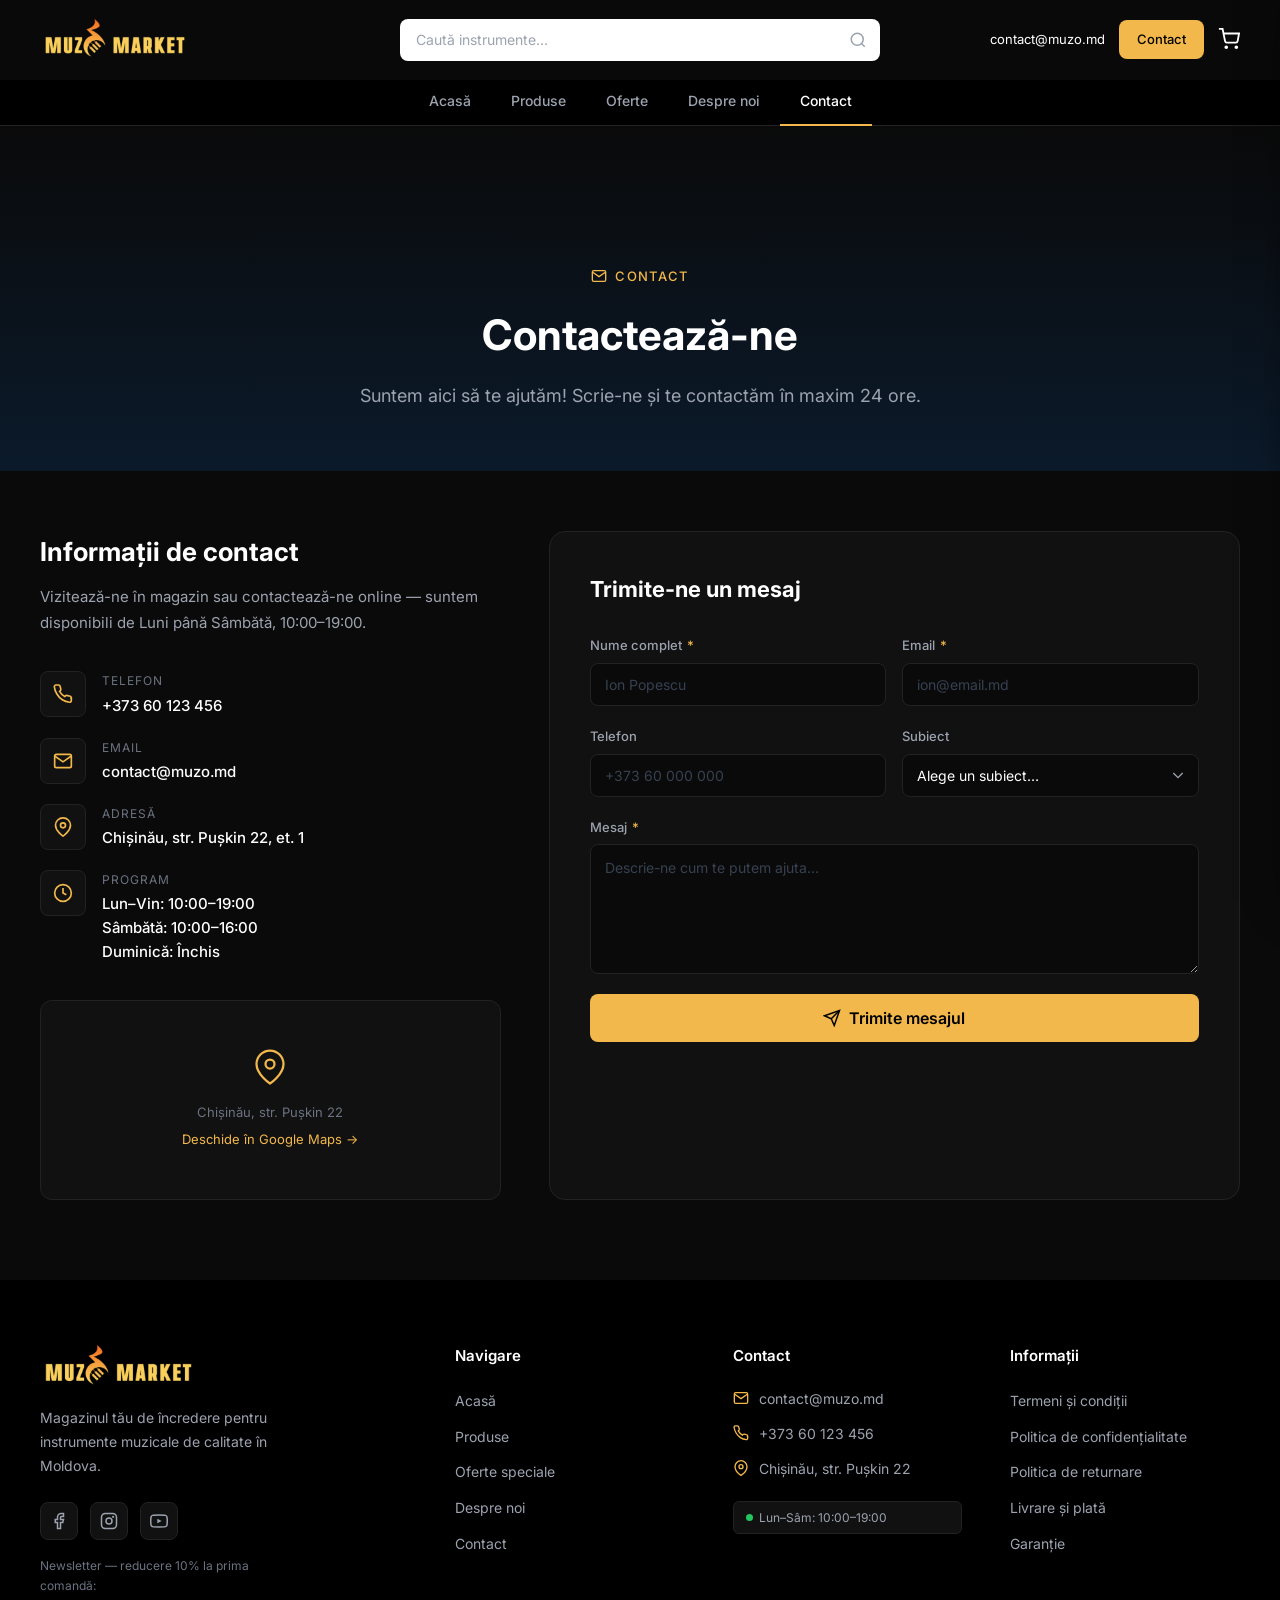
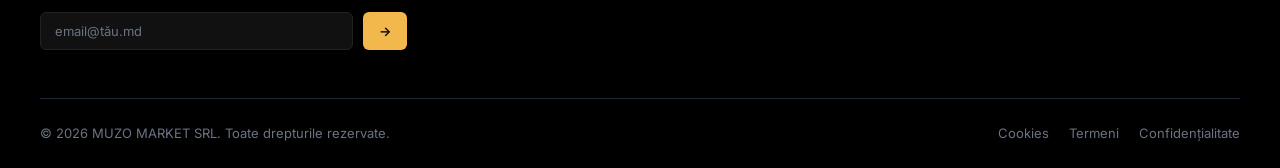
<file: pages/contact.html>
<!DOCTYPE html>
<html lang="ro">
<head>
  <meta charset="UTF-8">
  <meta name="viewport" content="width=device-width, initial-scale=1.0">
  <title>Contact — Muzo Market</title>
  <meta name="description" content="Muzo Market — instrumente muzicale de calitate în Moldova.">
  <link rel="stylesheet" href="../css/main.css">
  <link rel="stylesheet" href="../css/header.css">
  <link rel="stylesheet" href="../css/footer.css">
  <link rel="stylesheet" href="../css/contact.css">
</head>
<body>


  <!-- CART SIDEBAR -->
  <div class="cart-sidebar-overlay" onclick="CartUI.close()"></div>
  <aside class="cart-sidebar">
    <div class="cart-sidebar-header">
      <h3>Coșul meu</h3>
      <button class="cart-close" onclick="CartUI.close()">
        <svg xmlns="http://www.w3.org/2000/svg" fill="none" viewBox="0 0 24 24" stroke="currentColor" stroke-width="2"><line x1="18" y1="6" x2="6" y2="18"/><line x1="6" y1="6" x2="18" y2="18"/></svg>
      </button>
    </div>
    <div class="cart-items"></div>
    <div class="cart-sidebar-footer">
      <div class="cart-total">
        <span>Total:</span>
        <span>0 MDL</span>
      </div>
      <button class="cart-checkout-btn" onclick="Toast.show('Funcție disponibilă în curând! 🚀')">Finalizează comanda</button>
    </div>
  </aside>

  <!-- HEADER -->
  <header class="site-header">
    <a href="../index.html" class="header-logo">
      <img src="[data-uri]" alt="Muzo Market">
    </a>
    <div class="header-search">
      <input type="text" placeholder="Caută instrumente…" id="main-search">
      <svg class="search-icon" xmlns="http://www.w3.org/2000/svg" fill="none" viewBox="0 0 24 24" stroke="currentColor" stroke-width="2"><circle cx="11" cy="11" r="8"/><path d="m21 21-4.35-4.35"/></svg>
    </div>
    <div class="header-actions">
      <a href="mailto:contact@muzo.md" class="header-email">contact@muzo.md</a>
      <a href="../pages/contact.html" class="header-contact-btn">Contact</a>
      <button class="cart-btn" aria-label="Coș">
        <svg xmlns="http://www.w3.org/2000/svg" fill="none" viewBox="0 0 24 24" stroke="currentColor" stroke-width="2"><circle cx="9" cy="21" r="1"/><circle cx="20" cy="21" r="1"/><path d="M1 1h4l2.68 13.39a2 2 0 0 0 2 1.61h9.72a2 2 0 0 0 2-1.61L23 6H6"/></svg>
        <span class="cart-count" style="display:none">0</span>
      </button>
    </div>
  </header>

  <!-- NAV -->
  <nav class="site-nav">
    <a href="../index.html" class="nav-link">Acasă</a>
    <a href="../pages/produse.html" class="nav-link">Produse</a>
    <a href="../pages/oferte.html" class="nav-link">Oferte</a>
    <a href="../pages/despre.html" class="nav-link">Despre noi</a>
    <a href="../pages/contact.html" class="nav-link active">Contact</a>
  </nav>



  <div class="header-spacer"></div>

  <div class="page-hero">
    <div class="section-label" style="justify-content:center">
      <svg xmlns="http://www.w3.org/2000/svg" fill="none" viewBox="0 0 24 24" stroke="currentColor" stroke-width="2" width="16" height="16"><path d="M4 4h16c1.1 0 2 .9 2 2v12c0 1.1-.9 2-2 2H4c-1.1 0-2-.9-2-2V6c0-1.1.9-2 2-2z"/><polyline points="22,6 12,13 2,6"/></svg>
      Contact
    </div>
    <h1>Contactează-ne</h1>
    <p>Suntem aici să te ajutăm! Scrie-ne și te contactăm în maxim 24 ore.</p>
  </div>

  <div class="contact-layout">

    <!-- LEFT: Info -->
    <div class="contact-info">
      <h2 class="contact-info-title">Informații de contact</h2>
      <p class="contact-info-subtitle">Vizitează-ne în magazin sau contactează-ne online — suntem disponibili de Luni până Sâmbătă, 10:00–19:00.</p>

      <div class="contact-details">
        <div class="contact-detail-item">
          <div class="contact-detail-icon">
            <svg xmlns="http://www.w3.org/2000/svg" fill="none" viewBox="0 0 24 24" stroke="currentColor" stroke-width="2"><path d="M22 16.92v3a2 2 0 0 1-2.18 2 19.79 19.79 0 0 1-8.63-3.07A19.5 19.5 0 0 1 4.69 12 19.79 19.79 0 0 1 1.61 3.4 2 2 0 0 1 3.6 1.22h3a2 2 0 0 1 2 1.72c.127.96.361 1.903.7 2.81a2 2 0 0 1-.45 2.11L7.91 8.91a16 16 0 0 0 6.18 6.18l.91-.91a2 2 0 0 1 2.11-.45 12.84 12.84 0 0 0 2.81.7A2 2 0 0 1 21.73 16.92z"/></svg>
          </div>
          <div class="contact-detail-body">
            <div class="contact-detail-label">Telefon</div>
            <div class="contact-detail-value"><a href="tel:+37360123456">+373 60 123 456</a></div>
          </div>
        </div>
        <div class="contact-detail-item">
          <div class="contact-detail-icon">
            <svg xmlns="http://www.w3.org/2000/svg" fill="none" viewBox="0 0 24 24" stroke="currentColor" stroke-width="2"><path d="M4 4h16c1.1 0 2 .9 2 2v12c0 1.1-.9 2-2 2H4c-1.1 0-2-.9-2-2V6c0-1.1.9-2 2-2z"/><polyline points="22,6 12,13 2,6"/></svg>
          </div>
          <div class="contact-detail-body">
            <div class="contact-detail-label">Email</div>
            <div class="contact-detail-value"><a href="mailto:contact@muzo.md">contact@muzo.md</a></div>
          </div>
        </div>
        <div class="contact-detail-item">
          <div class="contact-detail-icon">
            <svg xmlns="http://www.w3.org/2000/svg" fill="none" viewBox="0 0 24 24" stroke="currentColor" stroke-width="2"><path d="M21 10c0 7-9 13-9 13s-9-6-9-13a9 9 0 0 1 18 0z"/><circle cx="12" cy="10" r="3"/></svg>
          </div>
          <div class="contact-detail-body">
            <div class="contact-detail-label">Adresă</div>
            <div class="contact-detail-value">Chișinău, str. Pușkin 22, et. 1</div>
          </div>
        </div>
        <div class="contact-detail-item">
          <div class="contact-detail-icon">
            <svg xmlns="http://www.w3.org/2000/svg" fill="none" viewBox="0 0 24 24" stroke="currentColor" stroke-width="2"><circle cx="12" cy="12" r="10"/><polyline points="12 6 12 12 16 14"/></svg>
          </div>
          <div class="contact-detail-body">
            <div class="contact-detail-label">Program</div>
            <div class="contact-detail-value">Lun–Vin: 10:00–19:00<br>Sâmbătă: 10:00–16:00<br>Duminică: Închis</div>
          </div>
        </div>
      </div>

      <!-- Map placeholder -->
      <div class="contact-map">
        <div class="contact-map-placeholder">
          <svg xmlns="http://www.w3.org/2000/svg" fill="none" viewBox="0 0 24 24" stroke="currentColor" stroke-width="1.5"><path d="M21 10c0 7-9 13-9 13s-9-6-9-13a9 9 0 0 1 18 0z"/><circle cx="12" cy="10" r="3"/></svg>
          <p>Chișinău, str. Pușkin 22</p>
          <a href="https://maps.google.com" target="_blank" style="color:var(--color-gold);font-size:13px;margin-top:6px;display:inline-block">Deschide în Google Maps →</a>
        </div>
      </div>
    </div>

    <!-- RIGHT: Form -->
    <div class="contact-form-card">
      <h3>Trimite-ne un mesaj</h3>

      <div id="form-body">
        <form id="contact-form" novalidate>
          <div class="form-row">
            <div class="form-group">
              <label class="form-label" for="contact-name">Nume complet <span class="required">*</span></label>
              <input class="form-input" type="text" id="contact-name" placeholder="Ion Popescu" autocomplete="name">
            </div>
            <div class="form-group">
              <label class="form-label" for="contact-email">Email <span class="required">*</span></label>
              <input class="form-input" type="email" id="contact-email" placeholder="ion@email.md" autocomplete="email">
            </div>
          </div>
          <div class="form-row">
            <div class="form-group">
              <label class="form-label" for="contact-phone">Telefon</label>
              <input class="form-input" type="tel" id="contact-phone" placeholder="+373 60 000 000" autocomplete="tel">
            </div>
            <div class="form-group">
              <label class="form-label" for="contact-subject">Subiect</label>
              <select class="form-select" id="contact-subject">
                <option value="">Alege un subiect…</option>
                <option value="comanda">Comandă</option>
                <option value="produs">Informații produs</option>
                <option value="garantie">Garanție / Service</option>
                <option value="retur">Retur</option>
                <option value="altele">Altele</option>
              </select>
            </div>
          </div>
          <div class="form-group">
            <label class="form-label" for="contact-message">Mesaj <span class="required">*</span></label>
            <textarea class="form-textarea" id="contact-message" placeholder="Descrie-ne cum te putem ajuta…"></textarea>
          </div>
          <button type="submit" class="form-submit">
            <svg xmlns="http://www.w3.org/2000/svg" fill="none" viewBox="0 0 24 24" stroke="currentColor" stroke-width="2"><line x1="22" y1="2" x2="11" y2="13"/><polygon points="22 2 15 22 11 13 2 9 22 2"/></svg>
            Trimite mesajul
          </button>
        </form>
      </div>

      <div id="form-success" class="form-success">
        <svg xmlns="http://www.w3.org/2000/svg" fill="none" viewBox="0 0 24 24" stroke="currentColor" stroke-width="1.5"><path d="M22 11.08V12a10 10 0 1 1-5.93-9.14"/><polyline points="22 4 12 14.01 9 11.01"/></svg>
        <h3>Mesaj trimis cu succes!</h3>
        <p>Te vom contacta în cel mai scurt timp. Mulțumim!</p>
        <button class="send-another btn btn-secondary" style="margin-top:20px">Trimite alt mesaj</button>
      </div>
    </div>

  </div>



  <footer class="site-footer">
    <div class="footer-grid">
      <div class="footer-brand">
        <img src="[data-uri]" alt="Muzo Market" class="footer-logo">
        <p>Magazinul tău de încredere pentru instrumente muzicale de calitate în Moldova.</p>
        <div class="footer-social">
          <a href="#" aria-label="Facebook">
            <svg xmlns="http://www.w3.org/2000/svg" fill="none" viewBox="0 0 24 24" stroke="currentColor" stroke-width="2"><path d="M18 2h-3a5 5 0 0 0-5 5v3H7v4h3v8h4v-8h3l1-4h-4V7a1 1 0 0 1 1-1h3z"/></svg>
          </a>
          <a href="#" aria-label="Instagram">
            <svg xmlns="http://www.w3.org/2000/svg" fill="none" viewBox="0 0 24 24" stroke="currentColor" stroke-width="2"><rect x="2" y="2" width="20" height="20" rx="5"/><circle cx="12" cy="12" r="4"/><circle cx="17.5" cy="6.5" r="0.5" fill="currentColor"/></svg>
          </a>
          <a href="#" aria-label="YouTube">
            <svg xmlns="http://www.w3.org/2000/svg" fill="none" viewBox="0 0 24 24" stroke="currentColor" stroke-width="2"><path d="M22.54 6.42a2.78 2.78 0 0 0-1.95-1.95C18.88 4 12 4 12 4s-6.88 0-8.59.47a2.78 2.78 0 0 0-1.95 1.95A29 29 0 0 0 1 12a29 29 0 0 0 .46 5.58 2.78 2.78 0 0 0 1.95 1.95C5.12 20 12 20 12 20s6.88 0 8.59-.47a2.78 2.78 0 0 0 1.95-1.95A29 29 0 0 0 23 12a29 29 0 0 0-.46-5.58z"/><polygon points="9.75 15.02 15.5 12 9.75 8.98 9.75 15.02" fill="currentColor" stroke="none"/></svg>
          </a>
        </div>
        <div style="margin-top:16px">
          <p style="font-size:12px;color:var(--color-gray-2);margin-bottom:8px">Newsletter — reducere 10% la prima comandă:</p>
          <div class="footer-newsletter">
            <input type="email" placeholder="email@tău.md">
            <button type="button">→</button>
          </div>
        </div>
      </div>
      <div class="footer-col">
        <h4>Navigare</h4>
        <ul>
          <li><a href="../index.html">Acasă</a></li>
          <li><a href="../pages/produse.html">Produse</a></li>
          <li><a href="../pages/oferte.html">Oferte speciale</a></li>
          <li><a href="../pages/despre.html">Despre noi</a></li>
          <li><a href="../pages/contact.html">Contact</a></li>
        </ul>
      </div>
      <div class="footer-col">
        <h4>Contact</h4>
        <div class="footer-contact-list">
          <div class="footer-contact-item">
            <svg xmlns="http://www.w3.org/2000/svg" fill="none" viewBox="0 0 24 24" stroke="currentColor" stroke-width="2"><path d="M4 4h16c1.1 0 2 .9 2 2v12c0 1.1-.9 2-2 2H4c-1.1 0-2-.9-2-2V6c0-1.1.9-2 2-2z"/><polyline points="22,6 12,13 2,6"/></svg>
            <a href="mailto:contact@muzo.md">contact@muzo.md</a>
          </div>
          <div class="footer-contact-item">
            <svg xmlns="http://www.w3.org/2000/svg" fill="none" viewBox="0 0 24 24" stroke="currentColor" stroke-width="2"><path d="M22 16.92v3a2 2 0 0 1-2.18 2 19.79 19.79 0 0 1-8.63-3.07A19.5 19.5 0 0 1 4.69 12 19.79 19.79 0 0 1 1.61 3.4 2 2 0 0 1 3.6 1.22h3a2 2 0 0 1 2 1.72c.127.96.361 1.903.7 2.81a2 2 0 0 1-.45 2.11L7.91 8.91a16 16 0 0 0 6.18 6.18l.91-.91a2 2 0 0 1 2.11-.45 12.84 12.84 0 0 0 2.81.7A2 2 0 0 1 21.73 16.92z"/></svg>
            <a href="tel:+37360123456">+373 60 123 456</a>
          </div>
          <div class="footer-contact-item">
            <svg xmlns="http://www.w3.org/2000/svg" fill="none" viewBox="0 0 24 24" stroke="currentColor" stroke-width="2"><path d="M21 10c0 7-9 13-9 13s-9-6-9-13a9 9 0 0 1 18 0z"/><circle cx="12" cy="10" r="3"/></svg>
            <span>Chișinău, str. Pușkin 22</span>
          </div>
          <div class="footer-hours">
            <span class="dot"></span>
            Lun–Sâm: 10:00–19:00
          </div>
        </div>
      </div>
      <div class="footer-col">
        <h4>Informații</h4>
        <ul>
          <li><a href="#">Termeni și condiții</a></li>
          <li><a href="#">Politica de confidențialitate</a></li>
          <li><a href="#">Politica de returnare</a></li>
          <li><a href="#">Livrare și plată</a></li>
          <li><a href="#">Garanție</a></li>
        </ul>
      </div>
    </div>
    <div class="footer-bottom">
      <p>© 2026 MUZO MARKET SRL. Toate drepturile rezervate.</p>
      <div class="footer-bottom-links">
        <a href="#">Cookies</a>
        <a href="#">Termeni</a>
        <a href="#">Confidențialitate</a>
      </div>
    </div>
  </footer>


<script src="../js/main.js"></script>
  <script src="../js/contact.js"></script>
</body>
</html>
</file>
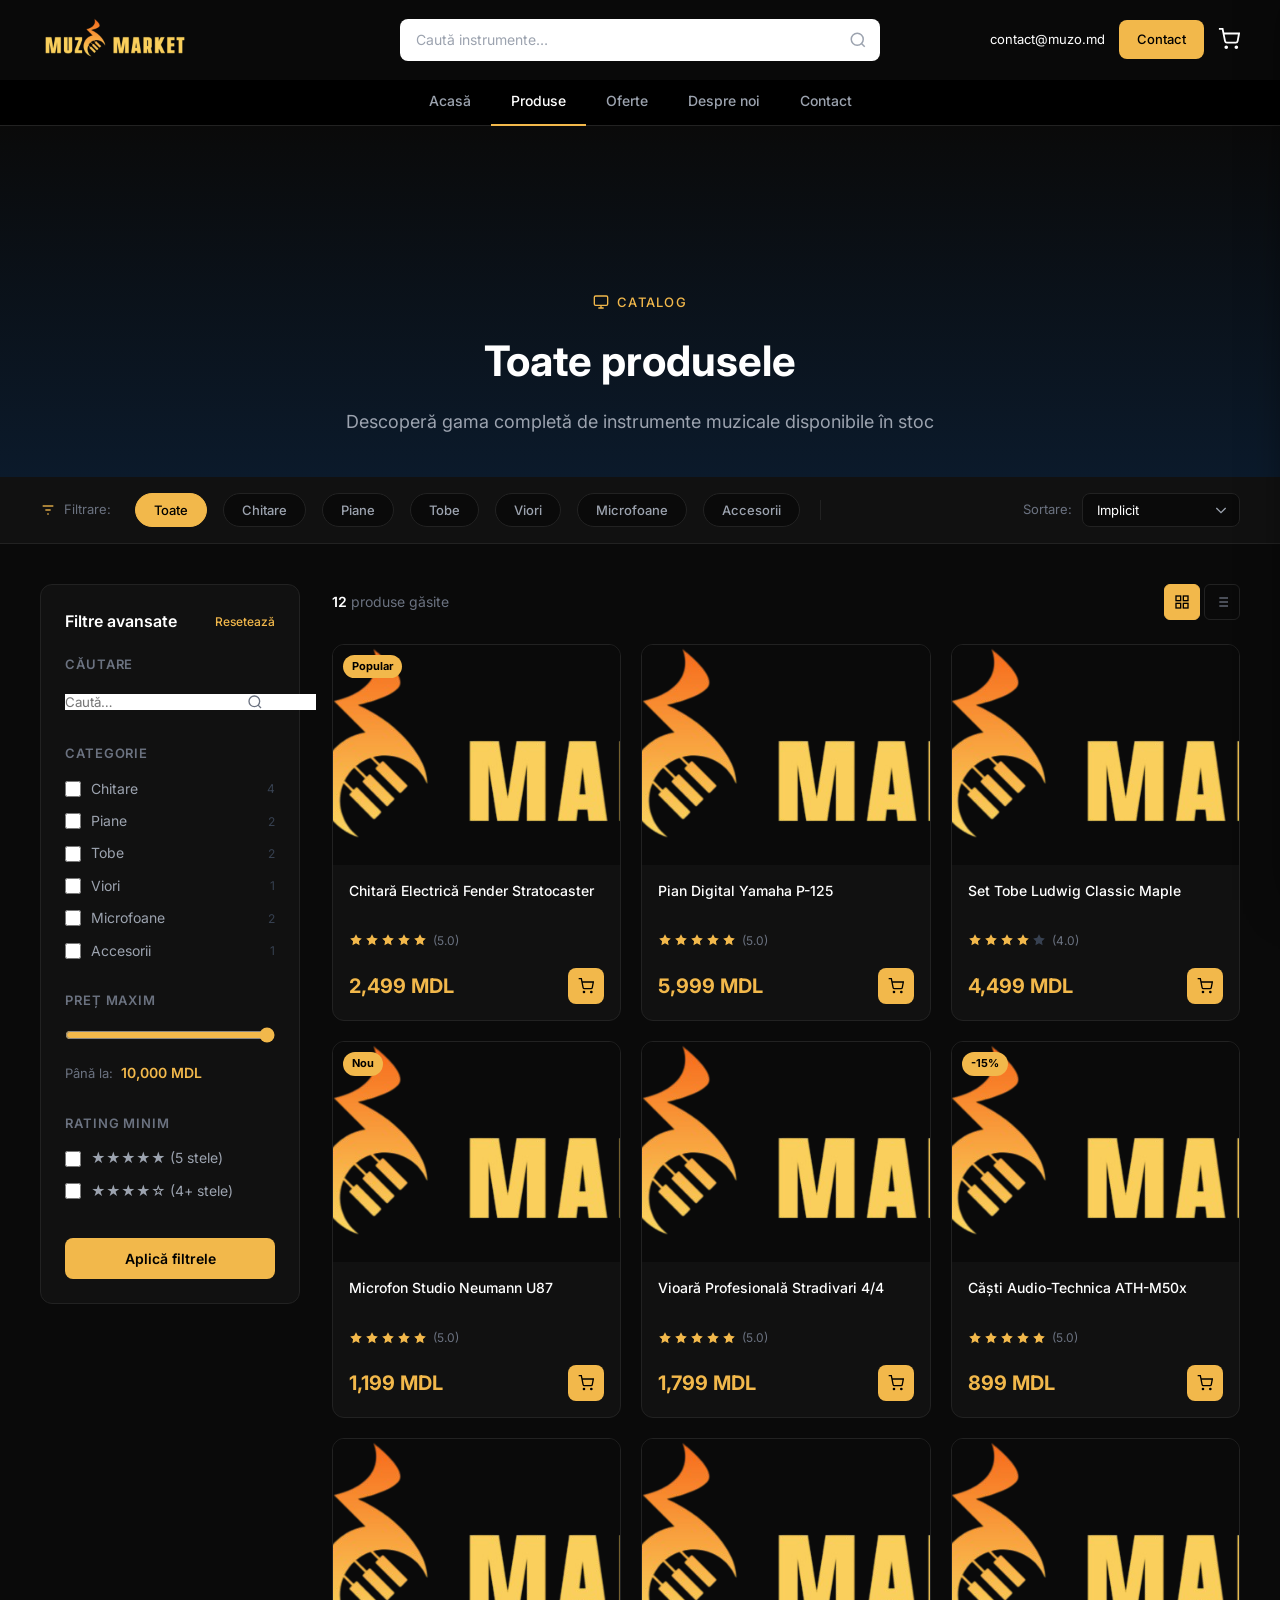
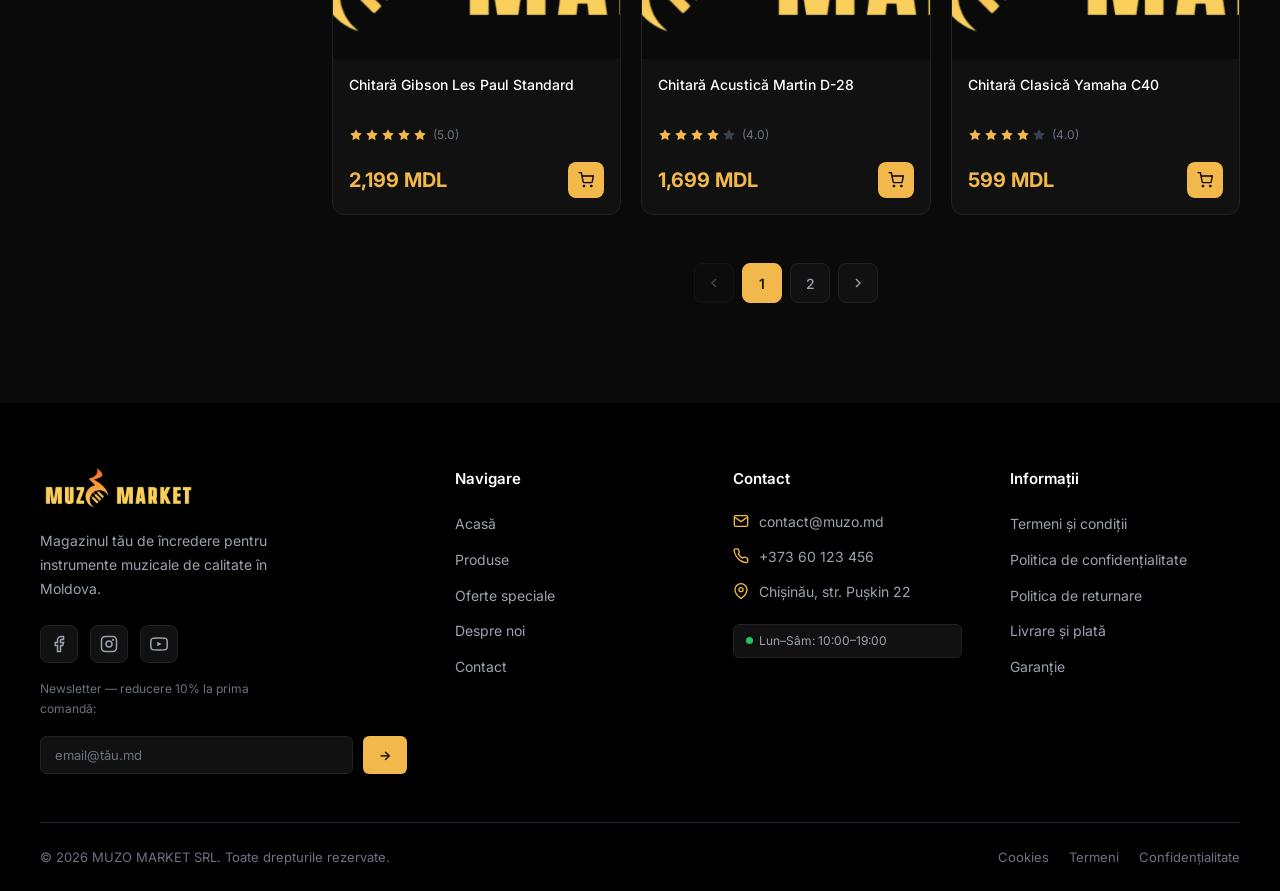
<file: pages/produse.html>
<!DOCTYPE html>
<html lang="ro">
<head>
  <meta charset="UTF-8">
  <meta name="viewport" content="width=device-width, initial-scale=1.0">
  <title>Produse — Muzo Market</title>
  <meta name="description" content="Muzo Market — instrumente muzicale de calitate în Moldova.">
  <link rel="stylesheet" href="../css/main.css">
  <link rel="stylesheet" href="../css/header.css">
  <link rel="stylesheet" href="../css/footer.css">
  <link rel="stylesheet" href="../css/home.css">
  <link rel="stylesheet" href="../css/products.css">
</head>
<body>


  <!-- CART SIDEBAR -->
  <div class="cart-sidebar-overlay" onclick="CartUI.close()"></div>
  <aside class="cart-sidebar">
    <div class="cart-sidebar-header">
      <h3>Coșul meu</h3>
      <button class="cart-close" onclick="CartUI.close()">
        <svg xmlns="http://www.w3.org/2000/svg" fill="none" viewBox="0 0 24 24" stroke="currentColor" stroke-width="2"><line x1="18" y1="6" x2="6" y2="18"/><line x1="6" y1="6" x2="18" y2="18"/></svg>
      </button>
    </div>
    <div class="cart-items"></div>
    <div class="cart-sidebar-footer">
      <div class="cart-total">
        <span>Total:</span>
        <span>0 MDL</span>
      </div>
      <button class="cart-checkout-btn" onclick="Toast.show('Funcție disponibilă în curând! 🚀')">Finalizează comanda</button>
    </div>
  </aside>

  <!-- HEADER -->
  <header class="site-header">
    <a href="../index.html" class="header-logo">
      <img src="[data-uri]" alt="Muzo Market">
    </a>
    <div class="header-search">
      <input type="text" placeholder="Caută instrumente…" id="main-search">
      <svg class="search-icon" xmlns="http://www.w3.org/2000/svg" fill="none" viewBox="0 0 24 24" stroke="currentColor" stroke-width="2"><circle cx="11" cy="11" r="8"/><path d="m21 21-4.35-4.35"/></svg>
    </div>
    <div class="header-actions">
      <a href="mailto:contact@muzo.md" class="header-email">contact@muzo.md</a>
      <a href="../pages/contact.html" class="header-contact-btn">Contact</a>
      <button class="cart-btn" aria-label="Coș">
        <svg xmlns="http://www.w3.org/2000/svg" fill="none" viewBox="0 0 24 24" stroke="currentColor" stroke-width="2"><circle cx="9" cy="21" r="1"/><circle cx="20" cy="21" r="1"/><path d="M1 1h4l2.68 13.39a2 2 0 0 0 2 1.61h9.72a2 2 0 0 0 2-1.61L23 6H6"/></svg>
        <span class="cart-count" style="display:none">0</span>
      </button>
    </div>
  </header>

  <!-- NAV -->
  <nav class="site-nav">
    <a href="../index.html" class="nav-link">Acasă</a>
    <a href="../pages/produse.html" class="nav-link active">Produse</a>
    <a href="../pages/oferte.html" class="nav-link">Oferte</a>
    <a href="../pages/despre.html" class="nav-link">Despre noi</a>
    <a href="../pages/contact.html" class="nav-link">Contact</a>
  </nav>



  <div class="header-spacer"></div>

  <div class="page-hero" style="padding:calc(var(--header-h) + 46px + 40px) var(--section-px) 40px">
    <div class="section-label" style="justify-content:center">
      <svg xmlns="http://www.w3.org/2000/svg" fill="none" viewBox="0 0 24 24" stroke="currentColor" stroke-width="2" width="16" height="16"><rect x="2" y="3" width="20" height="14" rx="2"/><path d="M8 21h8M12 17v4"/></svg>
      Catalog
    </div>
    <h1>Toate produsele</h1>
    <p>Descoperă gama completă de instrumente muzicale disponibile în stoc</p>
  </div>

  <!-- FILTER BAR -->
  <div class="filter-bar">
    <div style="display:flex;align-items:center;gap:8px;margin-right:8px">
      <svg xmlns="http://www.w3.org/2000/svg" fill="none" viewBox="0 0 24 24" stroke="currentColor" stroke-width="2" width="16" height="16" style="color:var(--color-gold)"><line x1="4" y1="6" x2="20" y2="6"/><line x1="8" y1="12" x2="16" y2="12"/><line x1="11" y1="18" x2="13" y2="18"/></svg>
      <span style="font-size:13px;color:var(--color-gray-2)">Filtrare:</span>
    </div>
    <button class="filter-btn active" data-cat="all">Toate</button>
    <button class="filter-btn" data-cat="chitare">Chitare</button>
    <button class="filter-btn" data-cat="piane">Piane</button>
    <button class="filter-btn" data-cat="tobe">Tobe</button>
    <button class="filter-btn" data-cat="viori">Viori</button>
    <button class="filter-btn" data-cat="microfoane">Microfoane</button>
    <button class="filter-btn" data-cat="accesorii">Accesorii</button>
    <div class="filter-separator"></div>
    <div class="filter-sort">
      <label for="sort-select">Sortare:</label>
      <select id="sort-select">
        <option value="default">Implicit</option>
        <option value="price-asc">Preț crescător</option>
        <option value="price-desc">Preț descrescător</option>
        <option value="rating">Rating</option>
        <option value="name">Alfabetic</option>
      </select>
    </div>
  </div>

  <!-- MAIN LAYOUT -->
  <div class="products-page">

    <!-- SIDEBAR -->
    <aside class="sidebar-filters">
      <h3>
        Filtre avansate
        <button onclick="location.reload()">Resetează</button>
      </h3>

      <!-- Search -->
      <div class="filter-group">
        <div class="filter-group-title">Căutare</div>
        <div style="position:relative">
          <input id="products-search" type="text" class="form-input" placeholder="Caută…" style="padding-right:36px">
          <svg xmlns="http://www.w3.org/2000/svg" fill="none" viewBox="0 0 24 24" stroke="currentColor" stroke-width="2" width="16" height="16"
            style="position:absolute;right:12px;top:50%;transform:translateY(-50%);color:var(--color-gray-2)">
            <circle cx="11" cy="11" r="8"/><path d="m21 21-4.35-4.35"/>
          </svg>
        </div>
      </div>

      <!-- Category -->
      <div class="filter-group">
        <div class="filter-group-title">Categorie</div>
        <div class="filter-checkbox-list">
          <label class="filter-checkbox-item"><input type="checkbox" value="chitare"> Chitare <span class="filter-count">4</span></label>
          <label class="filter-checkbox-item"><input type="checkbox" value="piane"> Piane <span class="filter-count">2</span></label>
          <label class="filter-checkbox-item"><input type="checkbox" value="tobe"> Tobe <span class="filter-count">2</span></label>
          <label class="filter-checkbox-item"><input type="checkbox" value="viori"> Viori <span class="filter-count">1</span></label>
          <label class="filter-checkbox-item"><input type="checkbox" value="microfoane"> Microfoane <span class="filter-count">2</span></label>
          <label class="filter-checkbox-item"><input type="checkbox" value="accesorii"> Accesorii <span class="filter-count">1</span></label>
        </div>
      </div>

      <!-- Price -->
      <div class="filter-group">
        <div class="filter-group-title">Preț maxim</div>
        <input type="range" id="price-range" min="100" max="10000" value="10000" step="100">
        <div class="price-inputs">
          <span style="font-size:13px;color:var(--color-gray-2)">Până la:</span>
          <span id="price-display" style="font-size:14px;font-weight:600;color:var(--color-gold)">10,000 MDL</span>
        </div>
      </div>

      <!-- Rating -->
      <div class="filter-group">
        <div class="filter-group-title">Rating minim</div>
        <div class="filter-checkbox-list">
          <label class="filter-checkbox-item"><input type="checkbox" value="5"> ★★★★★ (5 stele)</label>
          <label class="filter-checkbox-item"><input type="checkbox" value="4"> ★★★★☆ (4+ stele)</label>
        </div>
      </div>

      <button class="sidebar-apply">Aplică filtrele</button>
    </aside>

    <!-- PRODUCTS MAIN -->
    <div class="products-main">
      <div class="products-top-bar">
        <p class="products-count" id="products-count"><span>0</span> produse găsite</p>
        <div class="view-toggle">
          <button data-view="grid" class="active" title="Grilă">
            <svg xmlns="http://www.w3.org/2000/svg" fill="none" viewBox="0 0 24 24" stroke="currentColor" stroke-width="2"><rect x="3" y="3" width="7" height="7"/><rect x="14" y="3" width="7" height="7"/><rect x="14" y="14" width="7" height="7"/><rect x="3" y="14" width="7" height="7"/></svg>
          </button>
          <button data-view="list" title="Listă">
            <svg xmlns="http://www.w3.org/2000/svg" fill="none" viewBox="0 0 24 24" stroke="currentColor" stroke-width="2"><line x1="8" y1="6" x2="21" y2="6"/><line x1="8" y1="12" x2="21" y2="12"/><line x1="8" y1="18" x2="21" y2="18"/><line x1="3" y1="6" x2="3.01" y2="6"/><line x1="3" y1="12" x2="3.01" y2="12"/><line x1="3" y1="18" x2="3.01" y2="18"/></svg>
          </button>
        </div>
      </div>

      <div id="products-grid" class="products-grid-3"></div>
      <div id="pagination" class="pagination"></div>
    </div>
  </div>



  <footer class="site-footer">
    <div class="footer-grid">
      <div class="footer-brand">
        <img src="[data-uri]" alt="Muzo Market" class="footer-logo">
        <p>Magazinul tău de încredere pentru instrumente muzicale de calitate în Moldova.</p>
        <div class="footer-social">
          <a href="#" aria-label="Facebook">
            <svg xmlns="http://www.w3.org/2000/svg" fill="none" viewBox="0 0 24 24" stroke="currentColor" stroke-width="2"><path d="M18 2h-3a5 5 0 0 0-5 5v3H7v4h3v8h4v-8h3l1-4h-4V7a1 1 0 0 1 1-1h3z"/></svg>
          </a>
          <a href="#" aria-label="Instagram">
            <svg xmlns="http://www.w3.org/2000/svg" fill="none" viewBox="0 0 24 24" stroke="currentColor" stroke-width="2"><rect x="2" y="2" width="20" height="20" rx="5"/><circle cx="12" cy="12" r="4"/><circle cx="17.5" cy="6.5" r="0.5" fill="currentColor"/></svg>
          </a>
          <a href="#" aria-label="YouTube">
            <svg xmlns="http://www.w3.org/2000/svg" fill="none" viewBox="0 0 24 24" stroke="currentColor" stroke-width="2"><path d="M22.54 6.42a2.78 2.78 0 0 0-1.95-1.95C18.88 4 12 4 12 4s-6.88 0-8.59.47a2.78 2.78 0 0 0-1.95 1.95A29 29 0 0 0 1 12a29 29 0 0 0 .46 5.58 2.78 2.78 0 0 0 1.95 1.95C5.12 20 12 20 12 20s6.88 0 8.59-.47a2.78 2.78 0 0 0 1.95-1.95A29 29 0 0 0 23 12a29 29 0 0 0-.46-5.58z"/><polygon points="9.75 15.02 15.5 12 9.75 8.98 9.75 15.02" fill="currentColor" stroke="none"/></svg>
          </a>
        </div>
        <div style="margin-top:16px">
          <p style="font-size:12px;color:var(--color-gray-2);margin-bottom:8px">Newsletter — reducere 10% la prima comandă:</p>
          <div class="footer-newsletter">
            <input type="email" placeholder="email@tău.md">
            <button type="button">→</button>
          </div>
        </div>
      </div>
      <div class="footer-col">
        <h4>Navigare</h4>
        <ul>
          <li><a href="../index.html">Acasă</a></li>
          <li><a href="../pages/produse.html">Produse</a></li>
          <li><a href="../pages/oferte.html">Oferte speciale</a></li>
          <li><a href="../pages/despre.html">Despre noi</a></li>
          <li><a href="../pages/contact.html">Contact</a></li>
        </ul>
      </div>
      <div class="footer-col">
        <h4>Contact</h4>
        <div class="footer-contact-list">
          <div class="footer-contact-item">
            <svg xmlns="http://www.w3.org/2000/svg" fill="none" viewBox="0 0 24 24" stroke="currentColor" stroke-width="2"><path d="M4 4h16c1.1 0 2 .9 2 2v12c0 1.1-.9 2-2 2H4c-1.1 0-2-.9-2-2V6c0-1.1.9-2 2-2z"/><polyline points="22,6 12,13 2,6"/></svg>
            <a href="mailto:contact@muzo.md">contact@muzo.md</a>
          </div>
          <div class="footer-contact-item">
            <svg xmlns="http://www.w3.org/2000/svg" fill="none" viewBox="0 0 24 24" stroke="currentColor" stroke-width="2"><path d="M22 16.92v3a2 2 0 0 1-2.18 2 19.79 19.79 0 0 1-8.63-3.07A19.5 19.5 0 0 1 4.69 12 19.79 19.79 0 0 1 1.61 3.4 2 2 0 0 1 3.6 1.22h3a2 2 0 0 1 2 1.72c.127.96.361 1.903.7 2.81a2 2 0 0 1-.45 2.11L7.91 8.91a16 16 0 0 0 6.18 6.18l.91-.91a2 2 0 0 1 2.11-.45 12.84 12.84 0 0 0 2.81.7A2 2 0 0 1 21.73 16.92z"/></svg>
            <a href="tel:+37360123456">+373 60 123 456</a>
          </div>
          <div class="footer-contact-item">
            <svg xmlns="http://www.w3.org/2000/svg" fill="none" viewBox="0 0 24 24" stroke="currentColor" stroke-width="2"><path d="M21 10c0 7-9 13-9 13s-9-6-9-13a9 9 0 0 1 18 0z"/><circle cx="12" cy="10" r="3"/></svg>
            <span>Chișinău, str. Pușkin 22</span>
          </div>
          <div class="footer-hours">
            <span class="dot"></span>
            Lun–Sâm: 10:00–19:00
          </div>
        </div>
      </div>
      <div class="footer-col">
        <h4>Informații</h4>
        <ul>
          <li><a href="#">Termeni și condiții</a></li>
          <li><a href="#">Politica de confidențialitate</a></li>
          <li><a href="#">Politica de returnare</a></li>
          <li><a href="#">Livrare și plată</a></li>
          <li><a href="#">Garanție</a></li>
        </ul>
      </div>
    </div>
    <div class="footer-bottom">
      <p>© 2026 MUZO MARKET SRL. Toate drepturile rezervate.</p>
      <div class="footer-bottom-links">
        <a href="#">Cookies</a>
        <a href="#">Termeni</a>
        <a href="#">Confidențialitate</a>
      </div>
    </div>
  </footer>


<script src="../js/main.js"></script>
  <script src="../js/products.js"></script>
</body>
</html>
</file>
<file: css/main.css>
/* =============================================
   MUZO MARKET — main.css
   Global reset, variables, typography, utilities
   ============================================= */

@import url('https://fonts.googleapis.com/css2?family=Inter:wght@300;400;500;600;700;800&display=swap');

/* ---- CSS Variables ---- */
:root {
  --color-bg:        #0A0A0A;
  --color-bg-2:      #111111;
  --color-bg-3:      #1a1a1a;
  --color-black:     #000000;
  --color-gold:      #F2B84B;
  --color-gold-dark: #e0a738;
  --color-gold-deep: #d4962d;
  --color-white:     #ffffff;
  --color-gray-1:    #9ca3af;
  --color-gray-2:    #6b7280;
  --color-gray-3:    #374151;
  --color-gray-4:    #1f2937;
  --color-border:    #222222;
  --color-border-gold: rgba(242, 184, 75, 0.2);
  --color-border-gold-hover: rgba(242, 184, 75, 0.35);
  --color-gold-glow: rgba(242, 184, 75, 0.1);

  --font-main: 'Inter', sans-serif;

  --radius-sm:  6px;
  --radius-md:  8px;
  --radius-lg:  12px;
  --radius-xl:  16px;
  --radius-2xl: 20px;

  --shadow-gold: 0 0 20px rgba(242, 184, 75, 0.12);
  --shadow-card: 0 4px 24px rgba(0, 0, 0, 0.4);

  --transition: 0.2s ease;
  --transition-slow: 0.35s ease;

  --max-width: 1400px;
  --section-px: 40px;
  --header-h: 80px;
}

/* ---- Reset ---- */
*, *::before, *::after {
  box-sizing: border-box;
  margin: 0;
  padding: 0;
}

html {
  font-size: 16px;
  scroll-behavior: smooth;
}

body {
  font-family: var(--font-main);
  background-color: var(--color-bg);
  color: var(--color-white);
  line-height: 1.6;
  -webkit-font-smoothing: antialiased;
}

a {
  text-decoration: none;
  color: inherit;
}

img {
  display: block;
  max-width: 100%;
}

button {
  font-family: var(--font-main);
  cursor: pointer;
  border: none;
  outline: none;
}

input, textarea {
  font-family: var(--font-main);
  outline: none;
  border: none;
}

ul, ol {
  list-style: none;
}

/* ---- Layout utilities ---- */
.container {
  max-width: var(--max-width);
  margin: 0 auto;
  padding: 0 var(--section-px);
}

.section {
  padding: 80px var(--section-px);
}

.section--sm {
  padding: 60px var(--section-px);
}

.section--dark {
  background-color: var(--color-bg);
}

.section--darker {
  background-color: var(--color-black);
}

.section--card {
  background-color: var(--color-bg-2);
}

/* ---- Typography ---- */
.section-title {
  font-size: 30px;
  font-weight: 600;
  color: var(--color-white);
  margin-bottom: 12px;
}

.section-subtitle {
  font-size: 15px;
  color: var(--color-gray-1);
  margin-bottom: 40px;
}

.section-label {
  display: flex;
  align-items: center;
  gap: 8px;
  color: var(--color-gold);
  font-size: 13px;
  font-weight: 500;
  text-transform: uppercase;
  letter-spacing: 0.1em;
  margin-bottom: 14px;
}

.section-label svg {
  width: 16px;
  height: 16px;
  flex-shrink: 0;
}

/* ---- Buttons ---- */
.btn {
  display: inline-flex;
  align-items: center;
  justify-content: center;
  gap: 8px;
  padding: 12px 28px;
  border-radius: var(--radius-md);
  font-size: 15px;
  font-weight: 500;
  transition: background var(--transition), color var(--transition), border-color var(--transition), transform var(--transition);
}

.btn:active { transform: scale(0.97); }

.btn-primary {
  background: var(--color-gold);
  color: var(--color-black);
}
.btn-primary:hover { background: var(--color-gold-dark); }

.btn-secondary {
  background: transparent;
  color: var(--color-gold);
  border: 1px solid var(--color-gold);
}
.btn-secondary:hover { background: var(--color-gold-glow); }

.btn-dark {
  background: var(--color-black);
  color: var(--color-white);
}
.btn-dark:hover { background: #111; }

.btn-lg {
  padding: 16px 40px;
  font-size: 17px;
}

.btn-sm {
  padding: 8px 18px;
  font-size: 13px;
}

/* ---- Badge ---- */
.badge {
  display: inline-block;
  padding: 3px 10px;
  border-radius: 20px;
  font-size: 11px;
  font-weight: 600;
}

.badge-gold {
  background: var(--color-gold);
  color: var(--color-black);
}

/* ---- Divider ---- */
.divider {
  height: 1px;
  background: var(--color-gray-4);
  margin: 0 var(--section-px);
}

/* ---- Stars ---- */
.stars {
  display: flex;
  align-items: center;
  gap: 2px;
}

.stars svg {
  width: 14px;
  height: 14px;
}

.star-on  { fill: var(--color-gold); color: var(--color-gold); }
.star-off { fill: var(--color-gray-3); color: var(--color-gray-3); }

.stars-count {
  font-size: 12px;
  color: var(--color-gray-2);
  margin-left: 4px;
}

/* ---- Page hero (inner pages) ---- */
.page-hero {
  padding: calc(var(--header-h) + 60px) var(--section-px) 60px;
  background: linear-gradient(to bottom, #0A0A0A, #0B1A2B);
  text-align: center;
}

.page-hero h1 {
  font-size: 42px;
  font-weight: 700;
  margin-bottom: 14px;
}

.page-hero p {
  font-size: 18px;
  color: var(--color-gray-1);
  max-width: 600px;
  margin: 0 auto;
}

/* ---- Breadcrumb ---- */
.breadcrumb {
  display: flex;
  align-items: center;
  gap: 8px;
  font-size: 13px;
  color: var(--color-gray-2);
  padding: 16px var(--section-px);
  max-width: var(--max-width);
  margin: 0 auto;
}

.breadcrumb a { color: var(--color-gray-2); transition: color var(--transition); }
.breadcrumb a:hover { color: var(--color-gold); }
.breadcrumb .sep { color: var(--color-gray-3); }
.breadcrumb .current { color: var(--color-white); }

/* ---- Scrollbar ---- */
::-webkit-scrollbar { width: 6px; }
::-webkit-scrollbar-track { background: var(--color-bg); }
::-webkit-scrollbar-thumb { background: var(--color-gray-4); border-radius: 3px; }
::-webkit-scrollbar-thumb:hover { background: var(--color-gold); }

/* ---- Selection ---- */
::selection { background: var(--color-gold); color: var(--color-black); }

/* ---- Notification toast ---- */
.toast {
  position: fixed;
  bottom: 30px;
  right: 30px;
  background: var(--color-gold);
  color: var(--color-black);
  padding: 14px 24px;
  border-radius: var(--radius-md);
  font-weight: 600;
  font-size: 14px;
  box-shadow: 0 8px 30px rgba(0,0,0,0.5);
  z-index: 9999;
  transform: translateY(100px);
  opacity: 0;
  transition: all 0.3s ease;
  display: flex;
  align-items: center;
  gap: 10px;
}

.toast.show {
  transform: translateY(0);
  opacity: 1;
}

/* ---- Empty state ---- */
.empty-state {
  text-align: center;
  padding: 80px 20px;
  color: var(--color-gray-2);
}

.empty-state svg {
  width: 60px;
  height: 60px;
  margin: 0 auto 20px;
  color: var(--color-gray-3);
}

.empty-state h3 {
  font-size: 20px;
  color: var(--color-white);
  margin-bottom: 10px;
}
</file>
<file: css/header.css>
/* =============================================
   MUZO MARKET — header.css
   ============================================= */

/* ---- Header ---- */
.site-header {
  position: fixed;
  top: 0;
  left: 0;
  right: 0;
  z-index: 1000;
  height: var(--header-h);
  display: flex;
  align-items: center;
  justify-content: space-between;
  padding: 0 var(--section-px);
  background: rgba(10, 10, 10, 0.85);
  backdrop-filter: blur(16px);
  -webkit-backdrop-filter: blur(16px);
  border-bottom: 1px solid transparent;
  transition: border-color var(--transition), background var(--transition);
}

.site-header.scrolled {
  background: rgba(10, 10, 10, 0.97);
  border-bottom-color: var(--color-border);
}

/* Logo */
.header-logo {
  display: flex;
  align-items: center;
  flex-shrink: 0;
  width: 220px;
}

.header-logo img {
  height: 44px;
  width: auto;
  object-fit: contain;
  transition: opacity var(--transition);
}

.header-logo:hover img { opacity: 0.85; }

/* Search */
.header-search {
  position: relative;
  width: 480px;
  flex-shrink: 0;
}

.header-search input {
  width: 100%;
  height: 42px;
  padding: 0 44px 0 16px;
  border-radius: var(--radius-md);
  background: var(--color-white);
  color: var(--color-black);
  font-size: 14px;
  font-family: var(--font-main);
  transition: box-shadow var(--transition);
}

.header-search input::placeholder { color: #9ca3af; }

.header-search input:focus {
  box-shadow: 0 0 0 2px var(--color-gold);
}

.header-search .search-icon {
  position: absolute;
  right: 13px;
  top: 50%;
  transform: translateY(-50%);
  width: 18px;
  height: 18px;
  color: #9ca3af;
  pointer-events: none;
}

/* Actions */
.header-actions {
  display: flex;
  align-items: center;
  gap: 14px;
  width: 220px;
  justify-content: flex-end;
}

.header-email {
  color: var(--color-white);
  font-size: 13px;
  transition: color var(--transition);
  white-space: nowrap;
}

.header-email:hover { color: var(--color-gold); }

.header-contact-btn {
  background: var(--color-gold);
  color: var(--color-black);
  padding: 9px 18px;
  border-radius: var(--radius-md);
  font-size: 13px;
  font-weight: 500;
  white-space: nowrap;
  transition: background var(--transition), transform var(--transition);
}

.header-contact-btn:hover {
  background: var(--color-gold-dark);
  transform: translateY(-1px);
}

/* Cart button */
.cart-btn {
  position: relative;
  background: none;
  border: none;
  color: var(--color-white);
  cursor: pointer;
  transition: color var(--transition), transform var(--transition);
  display: flex;
  align-items: center;
}

.cart-btn:hover {
  color: var(--color-gold);
  transform: translateY(-1px);
}

.cart-btn svg {
  width: 22px;
  height: 22px;
}

.cart-count {
  position: absolute;
  top: -7px;
  right: -7px;
  background: var(--color-gold);
  color: var(--color-black);
  font-size: 10px;
  font-weight: 700;
  width: 18px;
  height: 18px;
  border-radius: 50%;
  display: flex;
  align-items: center;
  justify-content: center;
  line-height: 1;
}

/* Mobile nav toggle (hamburger) */
.nav-toggle {
  display: none;
  background: none;
  border: none;
  color: var(--color-white);
  cursor: pointer;
  padding: 4px;
}

.nav-toggle svg { width: 24px; height: 24px; }

/* ---- Navigation bar below header ---- */
.site-nav {
  position: fixed;
  top: var(--header-h);
  left: 0;
  right: 0;
  z-index: 999;
  background: var(--color-black);
  border-bottom: 1px solid var(--color-border);
  display: flex;
  align-items: center;
  justify-content: center;
  gap: 0;
  height: 46px;
}

.nav-link {
  color: var(--color-gray-1);
  font-size: 14px;
  font-weight: 500;
  padding: 0 20px;
  height: 46px;
  display: flex;
  align-items: center;
  border-bottom: 2px solid transparent;
  transition: color var(--transition), border-color var(--transition);
}

.nav-link:hover,
.nav-link.active {
  color: var(--color-white);
  border-bottom-color: var(--color-gold);
}

/* ---- Cart sidebar ---- */
.cart-sidebar {
  position: fixed;
  top: 0;
  right: -420px;
  width: 400px;
  height: 100vh;
  background: var(--color-bg-2);
  border-left: 1px solid var(--color-border);
  z-index: 2000;
  display: flex;
  flex-direction: column;
  transition: right 0.35s ease;
  box-shadow: -8px 0 40px rgba(0,0,0,0.6);
}

.cart-sidebar.open { right: 0; }

.cart-sidebar-overlay {
  position: fixed;
  inset: 0;
  background: rgba(0,0,0,0.7);
  z-index: 1999;
  opacity: 0;
  pointer-events: none;
  transition: opacity 0.3s ease;
}

.cart-sidebar-overlay.open {
  opacity: 1;
  pointer-events: all;
}

.cart-sidebar-header {
  display: flex;
  align-items: center;
  justify-content: space-between;
  padding: 20px 24px;
  border-bottom: 1px solid var(--color-border);
}

.cart-sidebar-header h3 {
  font-size: 18px;
  font-weight: 600;
}

.cart-close {
  background: none;
  border: none;
  color: var(--color-gray-1);
  cursor: pointer;
  transition: color var(--transition);
}

.cart-close:hover { color: var(--color-white); }
.cart-close svg { width: 22px; height: 22px; }

.cart-items {
  flex: 1;
  overflow-y: auto;
  padding: 20px 24px;
  display: flex;
  flex-direction: column;
  gap: 16px;
}

.cart-item {
  display: flex;
  gap: 14px;
  align-items: center;
  background: var(--color-bg);
  border-radius: var(--radius-md);
  padding: 12px;
  border: 1px solid var(--color-border);
}

.cart-item-img {
  width: 60px;
  height: 60px;
  border-radius: var(--radius-sm);
  object-fit: cover;
  flex-shrink: 0;
}

.cart-item-info { flex: 1; }
.cart-item-name { font-size: 13px; font-weight: 500; margin-bottom: 4px; }
.cart-item-price { font-size: 15px; font-weight: 700; color: var(--color-gold); }

.cart-item-remove {
  background: none;
  border: none;
  color: var(--color-gray-3);
  cursor: pointer;
  transition: color var(--transition);
}

.cart-item-remove:hover { color: #ef4444; }
.cart-item-remove svg { width: 16px; height: 16px; }

.cart-empty {
  text-align: center;
  padding: 60px 20px;
  color: var(--color-gray-2);
}

.cart-empty svg {
  width: 48px;
  height: 48px;
  margin: 0 auto 16px;
  color: var(--color-gray-3);
}

.cart-empty p { font-size: 15px; }

.cart-sidebar-footer {
  padding: 20px 24px;
  border-top: 1px solid var(--color-border);
}

.cart-total {
  display: flex;
  justify-content: space-between;
  align-items: center;
  margin-bottom: 16px;
  font-size: 16px;
}

.cart-total span:last-child {
  font-size: 20px;
  font-weight: 700;
  color: var(--color-gold);
}

.cart-checkout-btn {
  width: 100%;
  background: var(--color-gold);
  color: var(--color-black);
  padding: 14px;
  border-radius: var(--radius-md);
  font-size: 16px;
  font-weight: 600;
  cursor: pointer;
  transition: background var(--transition);
}

.cart-checkout-btn:hover { background: var(--color-gold-dark); }

/* Spacer so content isn't hidden behind fixed header+nav */
.header-spacer {
  height: calc(var(--header-h) + 46px);
}
</file>
<file: css/footer.css>
/* =============================================
   MUZO MARKET — footer.css
   ============================================= */

.site-footer {
  background: var(--color-black);
  padding: 64px var(--section-px) 0;
}

.footer-grid {
  max-width: var(--max-width);
  margin: 0 auto;
  display: grid;
  grid-template-columns: 1.6fr 1fr 1fr 1fr;
  gap: 48px;
  padding-bottom: 48px;
}

/* Brand column */
.footer-brand {}

.footer-brand .footer-logo {
  height: 46px;
  width: auto;
  object-fit: contain;
  margin-bottom: 16px;
}

.footer-brand p {
  color: var(--color-gray-1);
  font-size: 14px;
  line-height: 1.7;
  max-width: 260px;
  margin-bottom: 24px;
}

.footer-social {
  display: flex;
  gap: 12px;
}

.footer-social a {
  width: 38px;
  height: 38px;
  border-radius: var(--radius-md);
  background: var(--color-bg-2);
  border: 1px solid var(--color-border);
  display: flex;
  align-items: center;
  justify-content: center;
  color: var(--color-gray-1);
  transition: background var(--transition), color var(--transition), border-color var(--transition);
}

.footer-social a:hover {
  background: var(--color-gold);
  color: var(--color-black);
  border-color: var(--color-gold);
}

.footer-social svg { width: 18px; height: 18px; }

/* Columns */
.footer-col {}

.footer-col h4 {
  color: var(--color-white);
  font-size: 15px;
  font-weight: 600;
  margin-bottom: 20px;
}

.footer-col ul {
  display: flex;
  flex-direction: column;
  gap: 10px;
}

.footer-col ul li a {
  color: var(--color-gray-1);
  font-size: 14px;
  transition: color var(--transition), padding-left var(--transition);
  display: inline-block;
}

.footer-col ul li a:hover {
  color: var(--color-gold);
  padding-left: 4px;
}

/* Contact column */
.footer-contact-list {
  display: flex;
  flex-direction: column;
  gap: 14px;
}

.footer-contact-item {
  display: flex;
  align-items: flex-start;
  gap: 10px;
  color: var(--color-gray-1);
  font-size: 14px;
  line-height: 1.5;
}

.footer-contact-item svg {
  width: 16px;
  height: 16px;
  color: var(--color-gold);
  margin-top: 2px;
  flex-shrink: 0;
}

.footer-contact-item a {
  color: var(--color-gray-1);
  transition: color var(--transition);
}

.footer-contact-item a:hover { color: var(--color-gold); }

/* Working hours badge */
.footer-hours {
  display: inline-flex;
  align-items: center;
  gap: 6px;
  background: var(--color-bg-2);
  border: 1px solid var(--color-border);
  border-radius: var(--radius-sm);
  padding: 6px 12px;
  font-size: 12px;
  color: var(--color-gray-1);
  margin-top: 8px;
}

.footer-hours .dot {
  width: 7px;
  height: 7px;
  border-radius: 50%;
  background: #22c55e;
  flex-shrink: 0;
}

/* Bottom bar */
.footer-bottom {
  border-top: 1px solid var(--color-gray-4);
  padding: 24px 0;
  max-width: var(--max-width);
  margin: 0 auto;
  display: flex;
  align-items: center;
  justify-content: space-between;
}

.footer-bottom p {
  color: var(--color-gray-2);
  font-size: 13px;
}

.footer-bottom-links {
  display: flex;
  gap: 20px;
}

.footer-bottom-links a {
  color: var(--color-gray-2);
  font-size: 13px;
  transition: color var(--transition);
}

.footer-bottom-links a:hover { color: var(--color-gold); }

/* Newsletter in footer */
.footer-newsletter {
  display: flex;
  gap: 10px;
  margin-top: 16px;
}

.footer-newsletter input {
  flex: 1;
  background: var(--color-bg-2);
  border: 1px solid var(--color-border);
  border-radius: var(--radius-sm);
  padding: 10px 14px;
  color: var(--color-white);
  font-size: 13px;
  transition: border-color var(--transition);
}

.footer-newsletter input::placeholder { color: var(--color-gray-2); }
.footer-newsletter input:focus { border-color: var(--color-gold); }

.footer-newsletter button {
  background: var(--color-gold);
  color: var(--color-black);
  padding: 10px 16px;
  border-radius: var(--radius-sm);
  font-size: 13px;
  font-weight: 600;
  transition: background var(--transition);
}

.footer-newsletter button:hover { background: var(--color-gold-dark); }
</file>
<file: css/contact.css>
/* =============================================
   MUZO MARKET — contact.css
   Styles for contact.html and despre.html
   ============================================= */

/* ---- Contact layout ---- */
.contact-layout {
  display: grid;
  grid-template-columns: 1fr 1.5fr;
  gap: 48px;
  max-width: var(--max-width);
  margin: 0 auto;
  padding: 60px var(--section-px) 80px;
}

/* ---- Contact info ---- */
.contact-info {}

.contact-info-title {
  font-size: 26px;
  font-weight: 700;
  margin-bottom: 12px;
}

.contact-info-subtitle {
  font-size: 15px;
  color: var(--color-gray-1);
  margin-bottom: 36px;
  line-height: 1.7;
}

.contact-details {
  display: flex;
  flex-direction: column;
  gap: 20px;
  margin-bottom: 36px;
}

.contact-detail-item {
  display: flex;
  gap: 16px;
  align-items: flex-start;
}

.contact-detail-icon {
  width: 46px;
  height: 46px;
  background: var(--color-bg-2);
  border: 1px solid var(--color-border);
  border-radius: var(--radius-md);
  display: flex;
  align-items: center;
  justify-content: center;
  color: var(--color-gold);
  flex-shrink: 0;
  transition: background var(--transition), border-color var(--transition);
}

.contact-detail-item:hover .contact-detail-icon {
  background: var(--color-gold);
  color: var(--color-black);
  border-color: var(--color-gold);
}

.contact-detail-icon svg { width: 20px; height: 20px; }

.contact-detail-body {}

.contact-detail-label {
  font-size: 12px;
  text-transform: uppercase;
  letter-spacing: 0.08em;
  color: var(--color-gray-2);
  margin-bottom: 3px;
}

.contact-detail-value {
  font-size: 15px;
  color: var(--color-white);
  font-weight: 500;
}

.contact-detail-value a {
  transition: color var(--transition);
}

.contact-detail-value a:hover { color: var(--color-gold); }

/* Map placeholder */
.contact-map {
  background: var(--color-bg-2);
  border: 1px solid var(--color-border);
  border-radius: var(--radius-lg);
  height: 200px;
  display: flex;
  align-items: center;
  justify-content: center;
  overflow: hidden;
  position: relative;
}

.contact-map iframe {
  width: 100%;
  height: 100%;
  border: none;
  filter: grayscale(1) invert(0.9);
}

.contact-map-placeholder {
  text-align: center;
  color: var(--color-gray-2);
}

.contact-map-placeholder svg {
  width: 36px;
  height: 36px;
  color: var(--color-gold);
  margin: 0 auto 10px;
}

.contact-map-placeholder p { font-size: 13px; }

/* ---- Contact form ---- */
.contact-form-card {
  background: var(--color-bg-2);
  border: 1px solid var(--color-border);
  border-radius: var(--radius-xl);
  padding: 40px;
}

.contact-form-card h3 {
  font-size: 22px;
  font-weight: 700;
  margin-bottom: 28px;
}

.form-row {
  display: grid;
  grid-template-columns: 1fr 1fr;
  gap: 16px;
}

.form-group {
  display: flex;
  flex-direction: column;
  gap: 7px;
  margin-bottom: 20px;
}

.form-group.full-width { grid-column: 1 / -1; }

.form-label {
  font-size: 13px;
  font-weight: 500;
  color: var(--color-gray-1);
}

.form-label .required { color: var(--color-gold); margin-left: 2px; }

.form-input,
.form-select,
.form-textarea {
  background: var(--color-bg);
  border: 1px solid var(--color-border);
  border-radius: var(--radius-md);
  padding: 12px 14px;
  color: var(--color-white);
  font-size: 14px;
  font-family: var(--font-main);
  transition: border-color var(--transition), box-shadow var(--transition);
  width: 100%;
}

.form-input::placeholder,
.form-textarea::placeholder { color: var(--color-gray-3); }

.form-input:focus,
.form-select:focus,
.form-textarea:focus {
  border-color: var(--color-gold);
  box-shadow: 0 0 0 3px rgba(242,184,75,0.1);
  outline: none;
}

.form-select {
  appearance: none;
  -webkit-appearance: none;
  background-image: url("data:image/svg+xml,%3Csvg xmlns='http://www.w3.org/2000/svg' fill='none' viewBox='0 0 24 24' stroke='%239ca3af' stroke-width='2'%3E%3Cpath d='M19 9l-7 7-7-7'/%3E%3C/svg%3E");
  background-repeat: no-repeat;
  background-position: right 12px center;
  background-size: 16px;
  padding-right: 36px;
  cursor: pointer;
}

.form-select option { background: var(--color-bg-2); }

.form-textarea {
  resize: vertical;
  min-height: 130px;
  line-height: 1.6;
}

.form-submit {
  width: 100%;
  background: var(--color-gold);
  color: var(--color-black);
  padding: 14px;
  border-radius: var(--radius-md);
  font-size: 16px;
  font-weight: 600;
  transition: background var(--transition), transform var(--transition);
  display: flex;
  align-items: center;
  justify-content: center;
  gap: 8px;
}

.form-submit:hover {
  background: var(--color-gold-dark);
  transform: translateY(-1px);
}

.form-submit svg { width: 18px; height: 18px; }

/* Form success message */
.form-success {
  display: none;
  text-align: center;
  padding: 40px 20px;
}

.form-success.show { display: block; }

.form-success svg {
  width: 56px;
  height: 56px;
  color: #22c55e;
  margin: 0 auto 16px;
}

.form-success h3 {
  font-size: 22px;
  margin-bottom: 8px;
}

.form-success p {
  font-size: 15px;
  color: var(--color-gray-1);
}

/* ---- About page ---- */
.about-hero {
  padding: calc(var(--header-h) + 46px + 60px) var(--section-px) 80px;
  background: linear-gradient(160deg, #0A0A0A 0%, #0B1A2B 60%, #0A0A0A 100%);
  text-align: center;
}

.about-hero h1 {
  font-size: 46px;
  font-weight: 800;
  margin-bottom: 16px;
  background: linear-gradient(135deg, #fff 30%, var(--color-gold));
  -webkit-background-clip: text;
  -webkit-text-fill-color: transparent;
  background-clip: text;
}

.about-hero p {
  font-size: 18px;
  color: var(--color-gray-1);
  max-width: 600px;
  margin: 0 auto;
  line-height: 1.7;
}

.about-stats {
  display: flex;
  gap: 0;
  max-width: var(--max-width);
  margin: 0 auto;
  padding: 0 var(--section-px);
  transform: translateY(-30px);
}

.stat-card {
  flex: 1;
  background: var(--color-bg-2);
  border: 1px solid var(--color-border);
  padding: 32px;
  text-align: center;
}

.stat-card:first-child { border-radius: var(--radius-lg) 0 0 var(--radius-lg); }
.stat-card:last-child  { border-radius: 0 var(--radius-lg) var(--radius-lg) 0; }

.stat-card + .stat-card { border-left: none; }

.stat-number {
  font-size: 38px;
  font-weight: 800;
  color: var(--color-gold);
  display: block;
  margin-bottom: 6px;
}

.stat-label {
  font-size: 14px;
  color: var(--color-gray-1);
}

.about-section {
  max-width: var(--max-width);
  margin: 0 auto;
  padding: 60px var(--section-px);
}

.about-layout {
  display: grid;
  grid-template-columns: 1fr 1fr;
  gap: 60px;
  align-items: center;
}

.about-layout img {
  width: 100%;
  height: 360px;
  object-fit: cover;
  border-radius: var(--radius-xl);
  border: 1px solid var(--color-border);
}

.about-text h2 {
  font-size: 28px;
  font-weight: 700;
  margin-bottom: 16px;
}

.about-text p {
  font-size: 15px;
  color: var(--color-gray-1);
  line-height: 1.8;
  margin-bottom: 16px;
}

.team-grid {
  display: grid;
  grid-template-columns: repeat(4, 1fr);
  gap: 20px;
  max-width: var(--max-width);
  margin: 0 auto;
  padding: 0 var(--section-px) 80px;
}

.team-card {
  background: var(--color-bg-2);
  border: 1px solid var(--color-border);
  border-radius: var(--radius-lg);
  overflow: hidden;
  text-align: center;
  transition: transform var(--transition), border-color var(--transition);
}

.team-card:hover {
  transform: translateY(-4px);
  border-color: var(--color-border-gold);
}

.team-card-img {
  width: 100%;
  height: 200px;
  object-fit: cover;
  object-position: top;
}

.team-card-body { padding: 16px; }

.team-name { font-size: 16px; font-weight: 600; margin-bottom: 4px; }
.team-role { font-size: 13px; color: var(--color-gold); }
</file>
<file: css/home.css>
/* =============================================
   MUZO MARKET — home.css
   Homepage-specific styles
   ============================================= */

/* ---- Hero ---- */
.hero {
  position: relative;
  height: 620px;
  background: linear-gradient(160deg, #0A0A0A 0%, #0B1A2B 60%, #0A0A0A 100%);
  display: flex;
  align-items: center;
  justify-content: center;
  overflow: hidden;
}

.hero::before {
  content: '';
  position: absolute;
  inset: 0;
  background:
    radial-gradient(ellipse 60% 50% at 50% 60%, rgba(242,184,75,0.07) 0%, transparent 70%);
  pointer-events: none;
}

.hero-content {
  position: relative;
  z-index: 2;
  display: flex;
  flex-direction: column;
  align-items: center;
  gap: 36px;
  text-align: center;
}

.hero-logo {
  width: 480px;
  height: auto;
  object-fit: contain;
  filter: drop-shadow(0 0 40px rgba(242,184,75,0.2));
  animation: heroLogoIn 0.9s ease both;
}

@keyframes heroLogoIn {
  from { opacity: 0; transform: translateY(-20px); }
  to   { opacity: 1; transform: translateY(0); }
}

.hero-text {
  animation: heroTextIn 0.9s 0.2s ease both;
}

@keyframes heroTextIn {
  from { opacity: 0; transform: translateY(20px); }
  to   { opacity: 1; transform: translateY(0); }
}

.hero-tagline {
  font-size: 20px;
  color: var(--color-gray-1);
  margin-bottom: 32px;
  max-width: 600px;
}

.hero-buttons {
  display: flex;
  gap: 14px;
  justify-content: center;
}

/* ---- Promo strip ---- */
.promo-strip {
  background: var(--color-gold);
  padding: 12px var(--section-px);
  display: flex;
  align-items: center;
  justify-content: center;
  gap: 12px;
}

.promo-strip p {
  color: var(--color-black);
  font-size: 14px;
  font-weight: 600;
}

.promo-strip a {
  color: var(--color-black);
  text-decoration: underline;
  font-weight: 700;
  font-size: 14px;
}

/* ---- Categories ---- */
.categories-grid {
  display: flex;
  justify-content: space-between;
  gap: 16px;
}

.cat-card {
  flex: 1;
  height: 190px;
  background: var(--color-bg-2);
  border-radius: var(--radius-lg);
  overflow: hidden;
  border: 1px solid var(--color-border);
  cursor: pointer;
  position: relative;
  transition: transform var(--transition), border-color var(--transition), box-shadow var(--transition);
}

.cat-card:hover {
  transform: translateY(-4px) scale(1.02);
  border-color: var(--color-border-gold);
  box-shadow: var(--shadow-gold);
}

.cat-card-bg {
  position: absolute;
  inset: 0;
  width: 100%;
  height: 100%;
  object-fit: cover;
  opacity: 0.18;
  transition: opacity var(--transition-slow);
}

.cat-card:hover .cat-card-bg { opacity: 0.28; }

.cat-card-inner {
  position: relative;
  z-index: 2;
  width: 100%;
  height: 100%;
  display: flex;
  flex-direction: column;
  align-items: center;
  justify-content: center;
  gap: 12px;
  padding: 16px;
}

.cat-icon {
  background: rgba(10,10,10,0.75);
  padding: 13px;
  border-radius: 50%;
  color: var(--color-gold);
  display: flex;
  align-items: center;
  justify-content: center;
  transition: background var(--transition);
}

.cat-card:hover .cat-icon { background: rgba(242,184,75,0.15); }

.cat-icon svg { width: 30px; height: 30px; }

.cat-name {
  font-size: 14px;
  font-weight: 600;
  color: var(--color-white);
  letter-spacing: 0.01em;
}

/* ---- Products grid ---- */
.products-grid {
  display: grid;
  grid-template-columns: repeat(4, 1fr);
  gap: 20px;
}

.product-card {
  background: var(--color-bg-2);
  border-radius: var(--radius-lg);
  overflow: hidden;
  border: 1px solid var(--color-border);
  transition: box-shadow var(--transition), border-color var(--transition), transform var(--transition);
  display: flex;
  flex-direction: column;
}

.product-card:hover {
  box-shadow: var(--shadow-gold);
  border-color: var(--color-border-gold-hover);
  transform: translateY(-3px);
}

.product-img-wrap {
  position: relative;
  height: 220px;
  overflow: hidden;
  background: var(--color-bg);
  flex-shrink: 0;
}

.product-img {
  width: 100%;
  height: 100%;
  object-fit: cover;
  transition: transform var(--transition-slow);
}

.product-card:hover .product-img { transform: scale(1.08); }

.product-badge {
  position: absolute;
  top: 10px;
  left: 10px;
  background: var(--color-gold);
  color: var(--color-black);
  font-size: 11px;
  font-weight: 700;
  padding: 3px 9px;
  border-radius: 20px;
  z-index: 2;
}

.product-wishlist {
  position: absolute;
  top: 10px;
  right: 10px;
  background: rgba(10,10,10,0.7);
  border: none;
  border-radius: 50%;
  width: 32px;
  height: 32px;
  display: flex;
  align-items: center;
  justify-content: center;
  color: var(--color-gray-1);
  cursor: pointer;
  opacity: 0;
  transition: opacity var(--transition), color var(--transition), background var(--transition);
  z-index: 2;
}

.product-card:hover .product-wishlist { opacity: 1; }
.product-wishlist:hover { color: #ef4444; background: rgba(10,10,10,0.9); }
.product-wishlist svg { width: 16px; height: 16px; }

.product-body {
  padding: 16px;
  display: flex;
  flex-direction: column;
  gap: 10px;
  flex: 1;
}

.product-name {
  font-size: 14px;
  font-weight: 500;
  color: var(--color-white);
  line-height: 1.4;
  height: 40px;
  overflow: hidden;
  display: -webkit-box;
  -webkit-line-clamp: 2;
  -webkit-box-orient: vertical;
}

.product-footer {
  display: flex;
  align-items: center;
  justify-content: space-between;
  margin-top: auto;
  padding-top: 8px;
}

.product-price {
  font-size: 20px;
  font-weight: 700;
  color: var(--color-gold);
}

.product-price .old-price {
  font-size: 13px;
  font-weight: 400;
  color: var(--color-gray-2);
  text-decoration: line-through;
  display: block;
  line-height: 1;
}

.add-to-cart-btn {
  background: var(--color-gold);
  color: var(--color-black);
  width: 36px;
  height: 36px;
  border-radius: var(--radius-md);
  display: flex;
  align-items: center;
  justify-content: center;
  transition: background var(--transition), transform var(--transition);
}

.add-to-cart-btn:hover {
  background: var(--color-gold-dark);
  transform: scale(1.1);
}

.add-to-cart-btn svg { width: 16px; height: 16px; }

/* ---- Offers section ---- */
.offers-box {
  background: var(--color-bg);
  border: 1px solid var(--color-border-gold);
  border-radius: var(--radius-xl);
  padding: 56px;
}

.offers-layout {
  display: flex;
  align-items: center;
  justify-content: space-between;
  gap: 40px;
}

.offers-content { max-width: 600px; }

.offers-title {
  font-size: 38px;
  font-weight: 700;
  line-height: 1.2;
  margin-bottom: 16px;
}

.offers-desc {
  font-size: 16px;
  color: var(--color-gray-1);
  margin-bottom: 32px;
  line-height: 1.7;
}

.offers-buttons { display: flex; gap: 12px; }

.offers-badge {
  background: linear-gradient(135deg, var(--color-gold), var(--color-gold-deep));
  border-radius: var(--radius-lg);
  padding: 24px 32px;
  text-align: center;
  flex-shrink: 0;
  box-shadow: 0 8px 32px rgba(242,184,75,0.3);
}

.offers-badge .discount-number {
  font-size: 56px;
  font-weight: 800;
  color: var(--color-black);
  display: block;
  line-height: 1;
}

.offers-badge .discount-label {
  font-size: 13px;
  font-weight: 600;
  color: rgba(0,0,0,0.6);
  text-transform: uppercase;
  letter-spacing: 0.05em;
}

/* Countdown timer */
.offers-countdown {
  display: flex;
  gap: 12px;
  margin-bottom: 28px;
}

.countdown-item {
  background: var(--color-bg-2);
  border: 1px solid var(--color-border);
  border-radius: var(--radius-md);
  padding: 10px 14px;
  text-align: center;
  min-width: 60px;
}

.countdown-num {
  font-size: 22px;
  font-weight: 700;
  color: var(--color-gold);
  display: block;
  line-height: 1;
  margin-bottom: 4px;
}

.countdown-label {
  font-size: 10px;
  color: var(--color-gray-2);
  text-transform: uppercase;
  letter-spacing: 0.08em;
}

/* ---- Why Us ---- */
.whyus-grid {
  display: grid;
  grid-template-columns: repeat(3, 1fr);
  gap: 24px;
}

.whyus-card {
  background: var(--color-bg-2);
  border: 1px solid var(--color-border);
  border-radius: var(--radius-lg);
  padding: 32px;
  transition: border-color var(--transition), transform var(--transition), box-shadow var(--transition);
}

.whyus-card:hover {
  border-color: var(--color-border-gold);
  transform: translateY(-3px);
  box-shadow: var(--shadow-gold);
}

.whyus-icon {
  background: var(--color-bg);
  border-radius: var(--radius-md);
  width: 62px;
  height: 62px;
  display: flex;
  align-items: center;
  justify-content: center;
  color: var(--color-gold);
  margin-bottom: 20px;
}

.whyus-icon svg { width: 32px; height: 32px; }

.whyus-card h3 {
  font-size: 18px;
  font-weight: 600;
  margin-bottom: 10px;
}

.whyus-card p {
  font-size: 14px;
  color: var(--color-gray-1);
  line-height: 1.7;
}

/* ---- Newsletter section ---- */
.newsletter-box {
  background: linear-gradient(135deg, var(--color-gold) 0%, var(--color-gold-deep) 100%);
  border-radius: var(--radius-xl);
  padding: 56px 64px;
  display: flex;
  align-items: center;
  justify-content: space-between;
  gap: 40px;
}

.newsletter-text h2 {
  font-size: 28px;
  font-weight: 700;
  color: var(--color-black);
  margin-bottom: 8px;
}

.newsletter-text p {
  font-size: 15px;
  color: rgba(0,0,0,0.65);
}

.newsletter-form {
  display: flex;
  gap: 10px;
  flex-shrink: 0;
}

.newsletter-form input {
  width: 300px;
  padding: 14px 18px;
  border-radius: var(--radius-md);
  background: var(--color-white);
  color: var(--color-black);
  font-size: 14px;
  transition: box-shadow var(--transition);
}

.newsletter-form input::placeholder { color: #9ca3af; }
.newsletter-form input:focus { box-shadow: 0 0 0 3px rgba(0,0,0,0.15); }

.newsletter-form button {
  background: var(--color-black);
  color: var(--color-white);
  padding: 14px 28px;
  border-radius: var(--radius-md);
  font-size: 14px;
  font-weight: 600;
  white-space: nowrap;
  transition: background var(--transition);
}

.newsletter-form button:hover { background: #1a1a1a; }

/* ---- Section header with action ---- */
.section-header {
  display: flex;
  align-items: flex-end;
  justify-content: space-between;
  margin-bottom: 40px;
}

.section-header .section-title { margin-bottom: 0; }

.section-header-link {
  color: var(--color-gold);
  font-size: 14px;
  font-weight: 500;
  display: flex;
  align-items: center;
  gap: 4px;
  transition: gap var(--transition), color var(--transition);
}

.section-header-link:hover {
  color: var(--color-gold-dark);
  gap: 8px;
}
</file>
<file: css/products.css>
/* =============================================
   MUZO MARKET — products.css
   Styles for produse.html and oferte.html
   ============================================= */

/* ---- Filter bar ---- */
.filter-bar {
  background: var(--color-bg-2);
  border-bottom: 1px solid var(--color-border);
  padding: 16px var(--section-px);
  display: flex;
  align-items: center;
  gap: 16px;
  flex-wrap: wrap;
  position: sticky;
  top: calc(var(--header-h) + 46px);
  z-index: 100;
}

.filter-btn {
  padding: 8px 18px;
  border-radius: 20px;
  font-size: 13px;
  font-weight: 500;
  background: var(--color-bg);
  color: var(--color-gray-1);
  border: 1px solid var(--color-border);
  cursor: pointer;
  transition: all var(--transition);
  white-space: nowrap;
}

.filter-btn:hover,
.filter-btn.active {
  background: var(--color-gold);
  color: var(--color-black);
  border-color: var(--color-gold);
}

.filter-separator {
  width: 1px;
  height: 20px;
  background: var(--color-border);
  margin: 0 4px;
}

.filter-sort {
  margin-left: auto;
  display: flex;
  align-items: center;
  gap: 10px;
}

.filter-sort label {
  font-size: 13px;
  color: var(--color-gray-2);
  white-space: nowrap;
}

.filter-sort select {
  background: var(--color-bg);
  border: 1px solid var(--color-border);
  color: var(--color-white);
  font-family: var(--font-main);
  font-size: 13px;
  padding: 8px 14px;
  border-radius: var(--radius-md);
  cursor: pointer;
  appearance: none;
  -webkit-appearance: none;
  background-image: url("data:image/svg+xml,%3Csvg xmlns='http://www.w3.org/2000/svg' fill='none' viewBox='0 0 24 24' stroke='%239ca3af' stroke-width='2'%3E%3Cpath d='M19 9l-7 7-7-7'/%3E%3C/svg%3E");
  background-repeat: no-repeat;
  background-position: right 10px center;
  background-size: 16px;
  padding-right: 32px;
  transition: border-color var(--transition);
}

.filter-sort select:focus {
  border-color: var(--color-gold);
  outline: none;
}

/* ---- Products page layout ---- */
.products-page {
  display: grid;
  grid-template-columns: 260px 1fr;
  gap: 32px;
  padding: 40px var(--section-px);
  max-width: var(--max-width);
  margin: 0 auto;
  align-items: start;
}

/* ---- Sidebar filters ---- */
.sidebar-filters {
  background: var(--color-bg-2);
  border: 1px solid var(--color-border);
  border-radius: var(--radius-lg);
  padding: 24px;
  position: sticky;
  top: calc(var(--header-h) + 46px + 70px);
}

.sidebar-filters h3 {
  font-size: 16px;
  font-weight: 600;
  margin-bottom: 20px;
  display: flex;
  align-items: center;
  justify-content: space-between;
}

.sidebar-filters h3 button {
  font-size: 12px;
  color: var(--color-gold);
  background: none;
  border: none;
  cursor: pointer;
  font-weight: 500;
}

.filter-group {
  margin-bottom: 28px;
}

.filter-group-title {
  font-size: 13px;
  font-weight: 600;
  text-transform: uppercase;
  letter-spacing: 0.07em;
  color: var(--color-gray-2);
  margin-bottom: 14px;
}

/* Price range */
.price-inputs {
  display: flex;
  gap: 8px;
  align-items: center;
  margin-top: 12px;
}

.price-inputs input {
  flex: 1;
  background: var(--color-bg);
  border: 1px solid var(--color-border);
  color: var(--color-white);
  font-size: 13px;
  padding: 8px 12px;
  border-radius: var(--radius-sm);
  width: 0;
  min-width: 0;
  transition: border-color var(--transition);
}

.price-inputs input:focus { border-color: var(--color-gold); }
.price-inputs span { color: var(--color-gray-2); font-size: 13px; flex-shrink: 0; }

/* Range slider */
input[type="range"] {
  width: 100%;
  accent-color: var(--color-gold);
  cursor: pointer;
}

/* Checkbox filter items */
.filter-checkbox-list {
  display: flex;
  flex-direction: column;
  gap: 10px;
}

.filter-checkbox-item {
  display: flex;
  align-items: center;
  gap: 10px;
  cursor: pointer;
  font-size: 14px;
  color: var(--color-gray-1);
  transition: color var(--transition);
}

.filter-checkbox-item:hover { color: var(--color-white); }

.filter-checkbox-item input[type="checkbox"] {
  width: 16px;
  height: 16px;
  accent-color: var(--color-gold);
  cursor: pointer;
  flex-shrink: 0;
}

.filter-checkbox-item .filter-count {
  margin-left: auto;
  font-size: 12px;
  color: var(--color-gray-3);
}

/* Apply button */
.sidebar-apply {
  width: 100%;
  background: var(--color-gold);
  color: var(--color-black);
  padding: 12px;
  border-radius: var(--radius-md);
  font-size: 14px;
  font-weight: 600;
  transition: background var(--transition);
  margin-top: 8px;
}

.sidebar-apply:hover { background: var(--color-gold-dark); }

/* ---- Products main content ---- */
.products-main {}

.products-top-bar {
  display: flex;
  align-items: center;
  justify-content: space-between;
  margin-bottom: 24px;
}

.products-count {
  font-size: 14px;
  color: var(--color-gray-2);
}

.products-count span { color: var(--color-white); font-weight: 600; }

.view-toggle {
  display: flex;
  gap: 4px;
}

.view-toggle button {
  background: var(--color-bg);
  border: 1px solid var(--color-border);
  color: var(--color-gray-2);
  width: 36px;
  height: 36px;
  border-radius: var(--radius-sm);
  display: flex;
  align-items: center;
  justify-content: center;
  cursor: pointer;
  transition: all var(--transition);
}

.view-toggle button.active,
.view-toggle button:hover {
  background: var(--color-gold);
  color: var(--color-black);
  border-color: var(--color-gold);
}

.view-toggle svg { width: 16px; height: 16px; }

/* 3-col grid for products page */
.products-grid-3 {
  display: grid;
  grid-template-columns: repeat(3, 1fr);
  gap: 20px;
}

/* List view */
.products-list {
  display: flex;
  flex-direction: column;
  gap: 16px;
}

.product-list-item {
  display: flex;
  gap: 20px;
  background: var(--color-bg-2);
  border: 1px solid var(--color-border);
  border-radius: var(--radius-lg);
  overflow: hidden;
  transition: border-color var(--transition), box-shadow var(--transition);
}

.product-list-item:hover {
  border-color: var(--color-border-gold);
  box-shadow: var(--shadow-gold);
}

.product-list-img {
  width: 200px;
  height: 160px;
  object-fit: cover;
  flex-shrink: 0;
}

.product-list-body {
  flex: 1;
  padding: 20px 20px 20px 0;
  display: flex;
  flex-direction: column;
  justify-content: space-between;
}

.product-list-name {
  font-size: 16px;
  font-weight: 500;
  margin-bottom: 8px;
}

.product-list-desc {
  font-size: 13px;
  color: var(--color-gray-1);
  line-height: 1.6;
  margin-bottom: 12px;
}

.product-list-footer {
  display: flex;
  align-items: center;
  gap: 16px;
}

/* Pagination */
.pagination {
  display: flex;
  align-items: center;
  justify-content: center;
  gap: 8px;
  margin-top: 48px;
  padding-bottom: 60px;
}

.page-btn {
  width: 40px;
  height: 40px;
  border-radius: var(--radius-md);
  background: var(--color-bg-2);
  border: 1px solid var(--color-border);
  color: var(--color-gray-1);
  font-size: 14px;
  font-weight: 500;
  cursor: pointer;
  display: flex;
  align-items: center;
  justify-content: center;
  transition: all var(--transition);
}

.page-btn:hover, .page-btn.active {
  background: var(--color-gold);
  color: var(--color-black);
  border-color: var(--color-gold);
}

.page-btn svg { width: 16px; height: 16px; }

/* ---- Offers page specifics ---- */
.offers-grid {
  display: grid;
  grid-template-columns: repeat(3, 1fr);
  gap: 24px;
}

.offer-card {
  background: var(--color-bg-2);
  border: 1px solid var(--color-border-gold);
  border-radius: var(--radius-lg);
  overflow: hidden;
  transition: transform var(--transition), box-shadow var(--transition);
}

.offer-card:hover {
  transform: translateY(-4px);
  box-shadow: var(--shadow-gold);
}

.offer-card-img {
  position: relative;
  height: 200px;
  overflow: hidden;
  background: var(--color-bg);
}

.offer-card-img img {
  width: 100%;
  height: 100%;
  object-fit: cover;
  transition: transform var(--transition-slow);
}

.offer-card:hover .offer-card-img img { transform: scale(1.06); }

.offer-card-discount {
  position: absolute;
  top: 14px;
  right: 14px;
  background: #ef4444;
  color: white;
  font-size: 13px;
  font-weight: 700;
  padding: 5px 12px;
  border-radius: var(--radius-sm);
}

.offer-card-body { padding: 20px; }

.offer-card-name {
  font-size: 15px;
  font-weight: 500;
  margin-bottom: 10px;
}

.offer-prices {
  display: flex;
  align-items: center;
  gap: 10px;
  margin-bottom: 16px;
}

.offer-price-new {
  font-size: 22px;
  font-weight: 700;
  color: var(--color-gold);
}

.offer-price-old {
  font-size: 14px;
  color: var(--color-gray-2);
  text-decoration: line-through;
}

.offer-expires {
  display: flex;
  align-items: center;
  gap: 6px;
  font-size: 12px;
  color: var(--color-gray-2);
  margin-bottom: 16px;
}

.offer-expires svg { width: 13px; height: 13px; }
</file>
